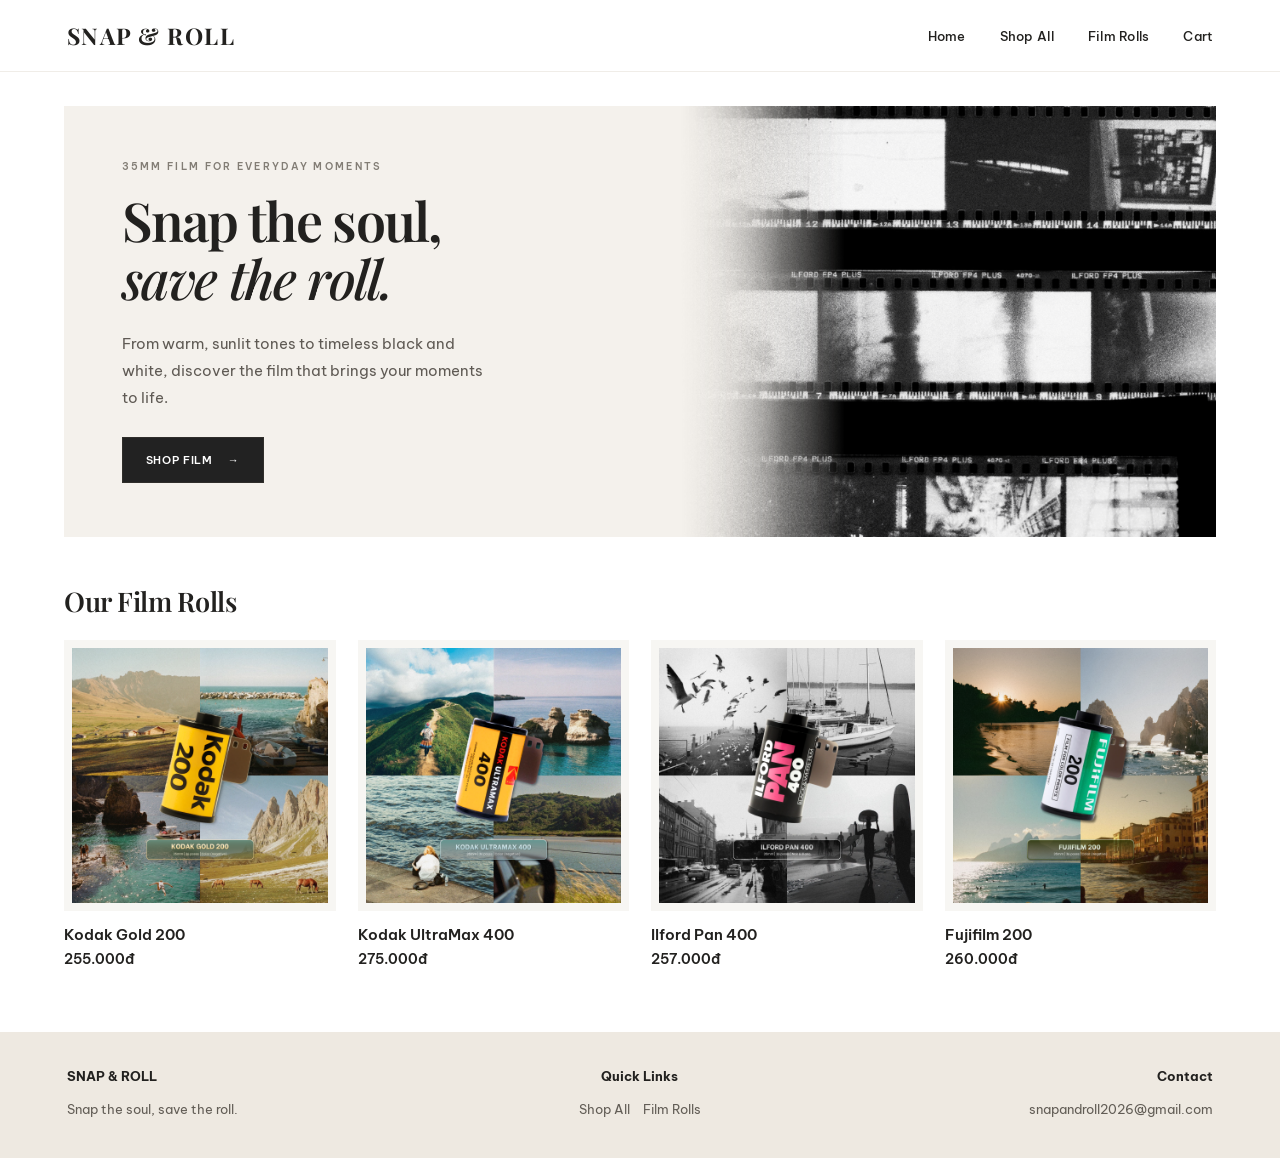
<file: index.html>
<!doctype html>
<html lang="vi">
  <head>
    <meta charset="UTF-8" />
    <meta name="viewport" content="width=device-width, initial-scale=1.0" />
    <title>Snap & Roll</title>
    <link rel="stylesheet" href="style.css" />
  </head>
  <body>
    <header class="site-header">
      <a class="logo" href="index.html">SNAP & ROLL</a>
      <nav>
        <a href="index.html">Home</a><a href="products.html">Shop All</a
        ><a href="products.html">Film Rolls</a><a href="checkout.html">Cart</a>
      </nav>
    </header>
    <main class="container">
      <section class="hero">
        <div class="hero-copy">
          <small>35MM FILM FOR EVERYDAY MOMENTS</small>
          <h1>Snap the soul,<br /><em>save the roll.</em></h1>
          <p>
            From warm, sunlit tones to timeless black and white, discover the film that brings your moments to life.
          </p>
          <div class="hero-actions">
            <a class="btn dark" href="products.html">SHOP FILM　 →</a>
          </div>
        </div>
        <img
          src="assets/thumb-5.png"
          alt="A moment captured on analog film"
        />
      </section>
      <section class="film-section">
        <div class="section-heading"><h2>Our Film Rolls</h2></div>
        <div class="product-grid">
          <a class="product-card" href="kodak-gold.html"
            ><img src="assets/kodak-gold-1-square.png" alt="Kodak Gold 200" />
            <h3>Kodak Gold 200</h3>
            <strong>255.000đ</strong></a
          >
          <a class="product-card" href="kodak-ultramax.html"
            ><img src="assets/ultramax-1-square.png" alt="Kodak UltraMax 400" />
            <h3>Kodak UltraMax 400</h3>
            <strong>275.000đ</strong></a
          >
          <a class="product-card" href="ilford-pan.html"
            ><img src="assets/ilford-1-square.png" alt="Ilford Pan 400" />
            <h3>Ilford Pan 400</h3>
            <strong>257.000đ</strong></a
          >
          <a class="product-card" href="fuji-200.html"
            ><img src="assets/fuji-1-square.png" alt="Fujifilm 200" />
            <h3>Fujifilm 200</h3>
            <strong>260.000đ</strong></a
          >
        </div>
      </section>
    </main>
    <footer>
      <div>
        <b>SNAP & ROLL</b>
        <p>Snap the soul, save the roll.</p>
      </div>
      <div>
        <b>Quick Links</b>
        <p>
          <a href="products.html">Shop All</a>　<a href="products.html"
            >Film Rolls</a
          >
        </p>
      </div>
      <div>
        <b>Contact</b>
        <p>snapandroll2026@gmail.com</p>
      </div>
    </footer>
    <script src="script.js"></script>
  </body>
</html>
</file>
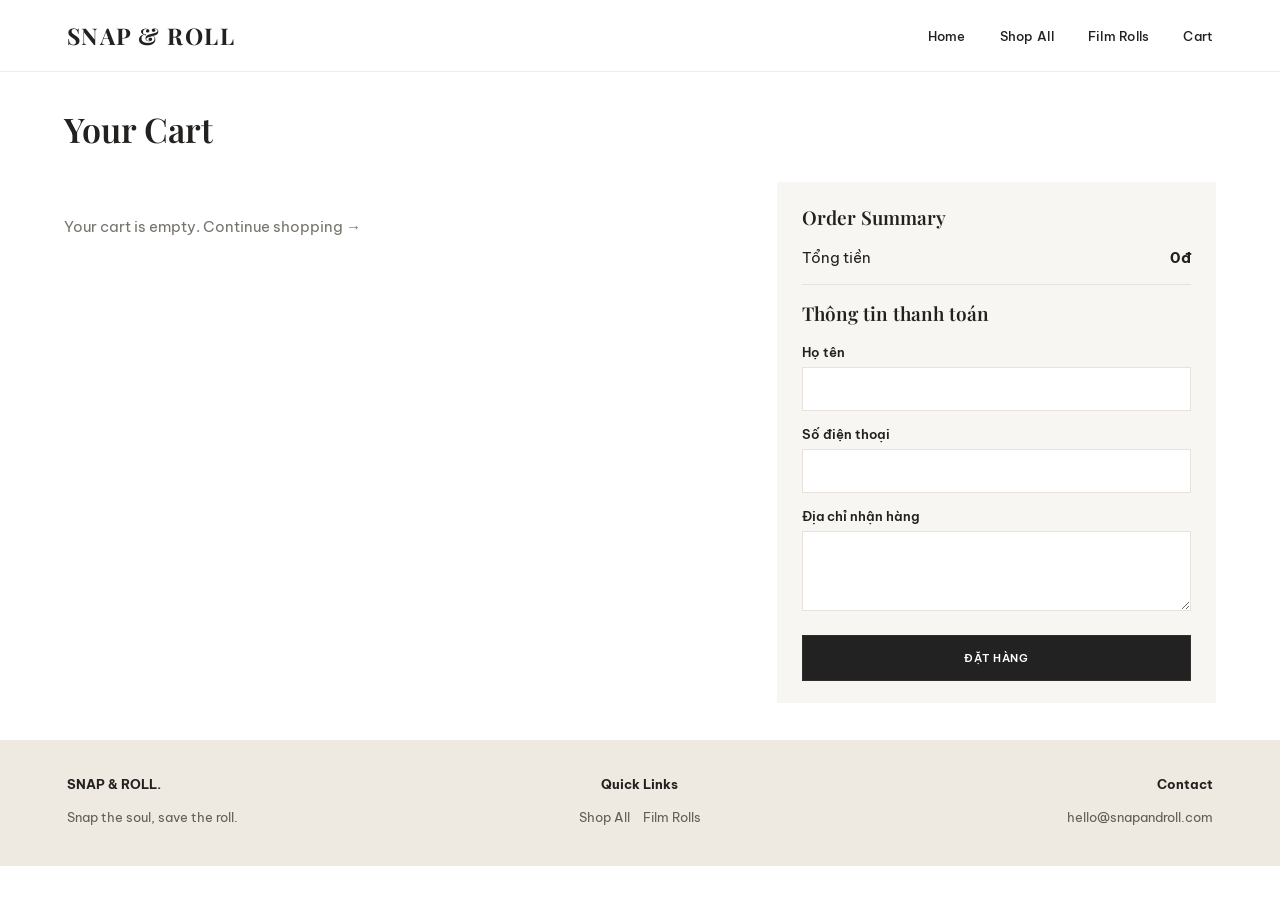
<file: checkout.html>
<!DOCTYPE html>
<html lang="vi">
    <head>
        <meta charset="UTF-8">
        <meta name="viewport" content="width=device-width, initial-scale=1.0">
        <title>Your Cart | Snap & Roll</title>
        <link rel="stylesheet" href="style.css">
    </head>
<body>
    <header class="site-header">
        <a class="logo" href="index.html">SNAP & ROLL</a>
        <nav>
            <a href="index.html">Home</a>
            <a href="products.html">Shop All</a>
            <a href="products.html">Film Rolls</a>
            <a href="checkout.html">Cart</a>
        </nav>
    </header>
    <main class="container checkout-page">
        <h1>Your Cart</h1>
        <div class="checkout-layout">
            <section>
                <div id="cart-items"></div>
                <p id="empty-cart" class="empty-cart">Your cart is empty. <a href="products.html">Continue shopping →</a></p>
            </section>
            <aside class="checkout-summary">
                <h2>Order Summary</h2>
                <p class="total-line">Tổng tiền <strong id="cart-total">0đ</strong></p>
                <form id="checkout-form" autocomplete="off" novalidate>
                    <h2>Thông tin thanh toán</h2>
                    <label for="customer-name">Họ tên</label>
                    <input id="customer-name" name="customer_name" autocomplete="off">
                    <label for="customer-phone">Số điện thoại</label>
                    <input id="customer-phone" name="customer_phone" type="tel" autocomplete="off">
                    <label for="customer-address">Địa chỉ nhận hàng</label>
                    <textarea id="customer-address" name="address" rows="3" autocomplete="off"></textarea>
                    <button class="btn dark order-button" type="submit">ĐẶT HÀNG</button>
                </form>
            </aside>
        </div>
    </main>
    <footer>
        <div>
            <b>SNAP & ROLL.</b>
            <p>Snap the soul, save the roll.</p>
        </div>
        <div>
            <b>Quick Links</b>
            <p><a href="products.html">Shop All</a>　<a href="products.html">Film Rolls</a></p>
        </div>
        <div>
            <b>Contact</b>
            <p>hello@snapandroll.com</p>
        </div>
    </footer>
    <script src="script.js"></script>
</body>
</html>
</file>
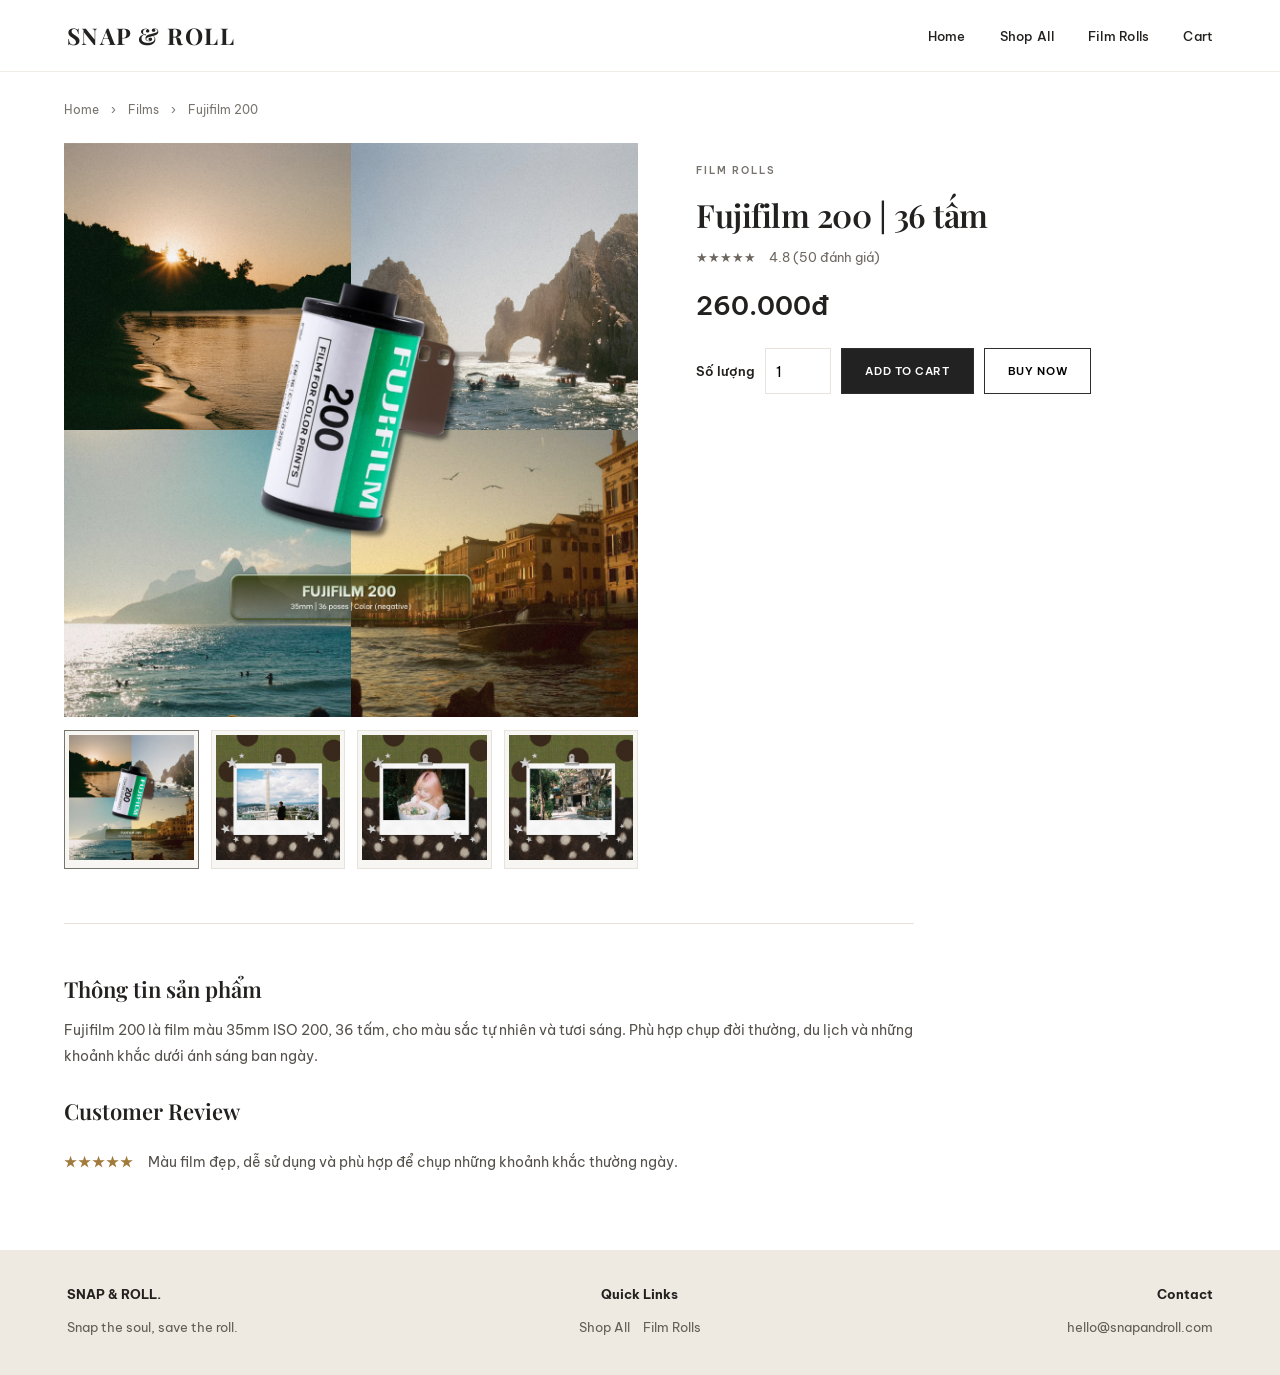
<file: fuji-200.html>
<!doctype html>
<html lang="vi">
  <head>
    <meta charset="UTF-8" />
    <meta name="viewport" content="width=device-width, initial-scale=1.0" />
    <title>Fujifilm 200 | Snap & Roll</title>
    <link rel="stylesheet" href="style.css" />
  </head>
  <body>
    <header class="site-header">
      <a class="logo" href="index.html">SNAP & ROLL</a>
      <nav>
        <a href="index.html">Home</a>
        <a href="products.html">Shop All</a>
        <a href="products.html">Film Rolls</a>
        <a href="checkout.html">Cart</a>
      </nav>
    </header>

    <main class="container detail-page" data-product="fuji-200">
      <p class="breadcrumb">
        <a href="index.html">Home</a>　›　<a href="products.html">Films</a
        >　›　Fujifilm 200
      </p>

      <section class="detail-layout">
        <div class="gallery">
          <img
            id="main-image"
            class="main-image"
            src="assets/fuji-1-square.png"
            alt="Fujifilm 200"
          />
          <div class="thumbnails">
            <button
              class="thumbnail active"
              type="button"
              data-image="assets/fuji-1-square.png"
            >
              <img src="assets/fuji-1-square.png" alt="Fujifilm 200 - ảnh 1" />
            </button>
            <button
              class="thumbnail"
              type="button"
              data-image="assets/fuji-2-square.png"
            >
              <img src="assets/fuji-2-square.png" alt="Fujifilm 200 - ảnh 2" />
            </button>

            <button
              class="thumbnail"
              type="button"
              data-image="assets/fuji-3-square.png"
            >
              <img src="assets/fuji-3-square.png" alt="Fujifilm 200 - ảnh 3" />
            </button>
            
            <button
              class="thumbnail"
              type="button"
              data-image="assets/fuji-4-square.png"
            >
              <img src="assets/fuji-4-square.png" alt="Fujifilm 200 - ảnh 4" />
            </button>
          </div>
        </div>

        <div class="detail-info">
          <small>FILM ROLLS</small>
          <h1>Fujifilm 200 | 36 tấm</h1>
          <p class="rating">★★★★★　4.8 (50 đánh giá)</p>
          <h2>260.000đ</h2>
          <div class="buy-row">
            <label for="quantity">Số lượng</label>
            <input id="quantity" type="number" min="1" value="1" />
            <button class="btn dark add-cart" type="button">ADD TO CART</button>
            <button class="btn buy-now" type="button">BUY NOW</button>
          </div>
        </div>
      </section>

      <section class="product-description">
        <h2>Thông tin sản phẩm</h2>
        <p>
          Fujifilm 200 là film màu 35mm ISO 200, 36 tấm, cho màu sắc tự nhiên và
          tươi sáng. Phù hợp chụp đời thường, du lịch và những khoảnh khắc dưới
          ánh sáng ban ngày.
        </p>
        <h2>Customer Review</h2>
        <p class="review">
          <strong>★★★★★</strong>　Màu film đẹp, dễ sử dụng và phù hợp để chụp
          những khoảnh khắc thường ngày.
        </p>
      </section>
    </main>

    <footer>
      <div>
        <b>SNAP & ROLL.</b>
        <p>Snap the soul, save the roll.</p>
      </div>

      <div>
        <b>Quick Links</b>
        <p>
          <a href="products.html">Shop All</a>　<a href="products.html"
            >Film Rolls</a
          >
        </p>
      </div>

      <div>
        <b>Contact</b>
        <p>hello@snapandroll.com</p>
      </div>
    </footer>

    <script src="script.js"></script>
  </body>
</html>
</file>
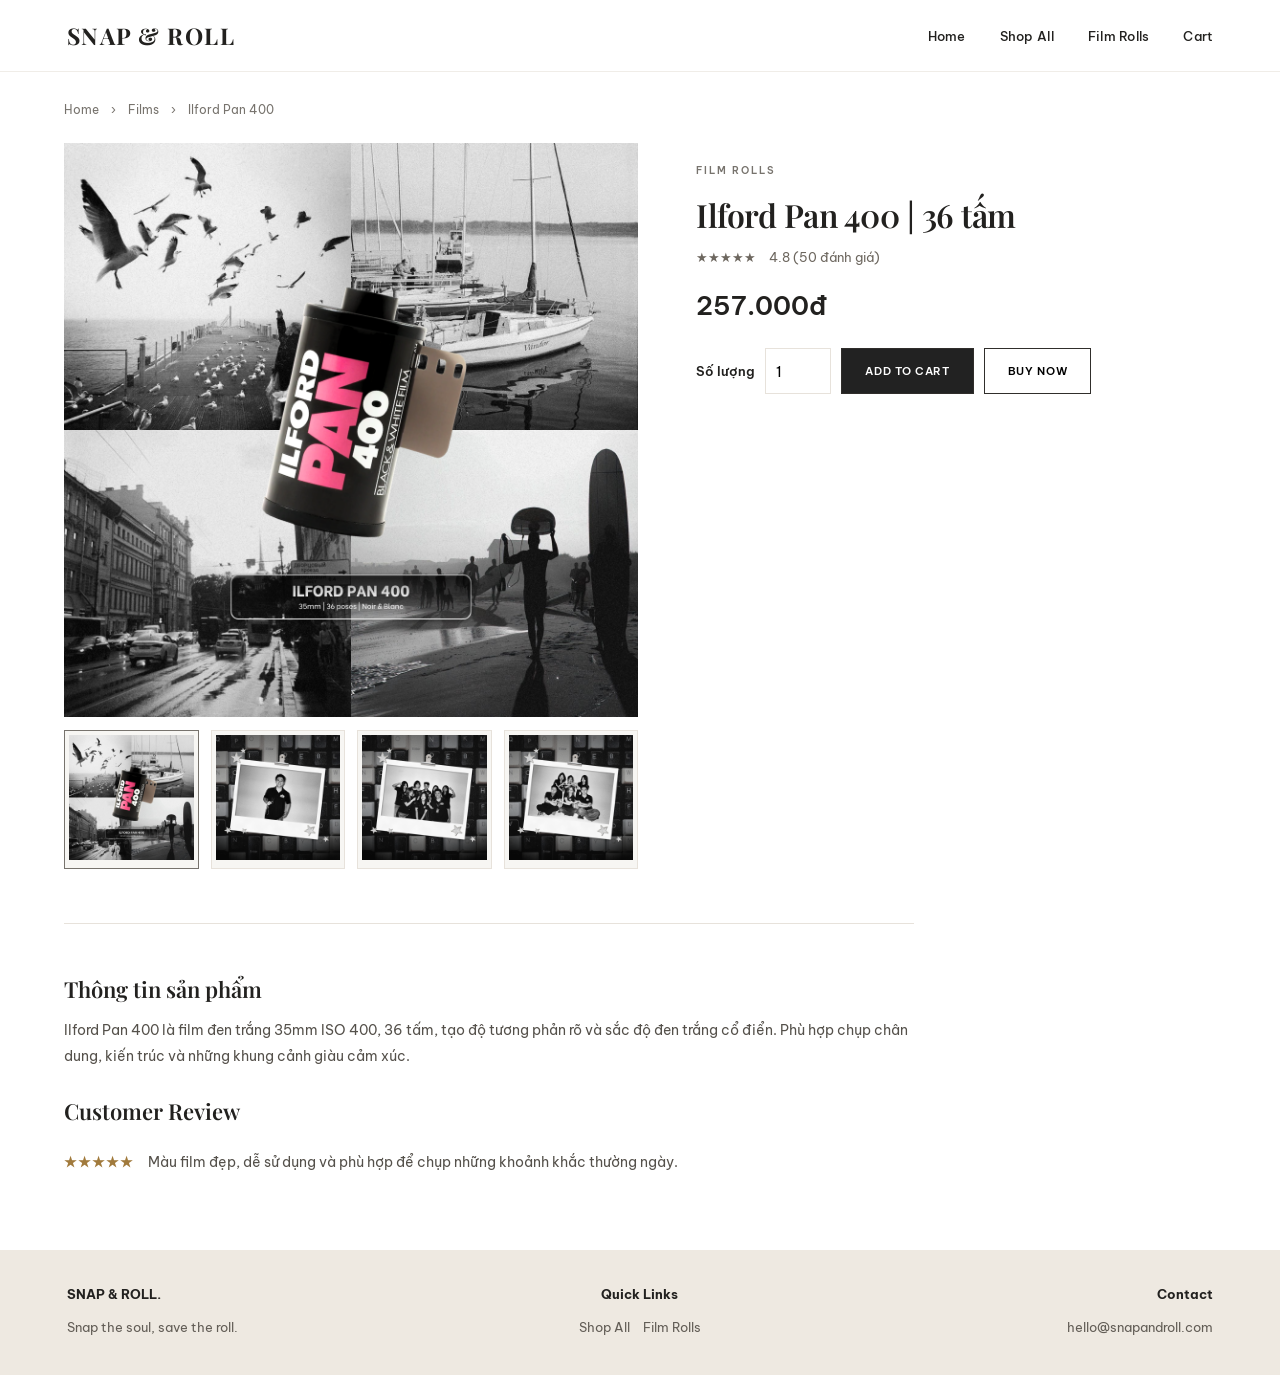
<file: ilford-pan.html>
<!doctype html>
<html lang="vi">
  <head>
    <meta charset="UTF-8" />
    <meta name="viewport" content="width=device-width, initial-scale=1.0" />
    <title>Ilford Pan 400 | Snap & Roll</title>
    <link rel="stylesheet" href="style.css" />
  </head>

  <body>
    <header class="site-header">
      <a class="logo" href="index.html">SNAP & ROLL</a>
      <nav>
        <a href="index.html">Home</a>
        <a href="products.html">Shop All</a>
        <a href="products.html">Film Rolls</a>
        <a href="checkout.html">Cart</a>
      </nav>
    </header>

    <main class="container detail-page" data-product="ilford-pan">
      <p class="breadcrumb">
        <a href="index.html">Home</a>　›　<a href="products.html">Films</a
        >　›　Ilford Pan 400
      </p>

      <section class="detail-layout">
        <div class="gallery">
          <img
            id="main-image"
            class="main-image"
            src="assets/ilford-1-square.png"
            alt="Ilford Pan 400"
          />

          <div class="thumbnails">
            <button
              class="thumbnail active"
              type="button"
              data-image="assets/ilford-1-square.png"
            >
              <img
                src="assets/ilford-1-square.png"
                alt="Ilford Pan 400 - ảnh 1"
              />
            </button>
            <button
              class="thumbnail"
              type="button"
              data-image="assets/ilford-2-square.png"
            >
              <img
                src="assets/ilford-2-square.png"
                alt="Ilford Pan 400 - ảnh 2"
              />
            </button>
            <button
              class="thumbnail"
              type="button"
              data-image="assets/ilford-3-square.png"
            >
              <img
                src="assets/ilford-3-square.png"
                alt="Ilford Pan 400 - ảnh 3"
              />
            </button>
            <button
              class="thumbnail"
              type="button"
              data-image="assets/ilford-4-square.png"
            >
              <img
                src="assets/ilford-4-square.png"
                alt="Ilford Pan 400 - ảnh 4"
              />
            </button>
          </div>
        </div>

        <div class="detail-info">
          <small>FILM ROLLS</small>
          <h1>Ilford Pan 400 | 36 tấm</h1>
          <p class="rating">★★★★★　4.8 (50 đánh giá)</p>
          <h2>257.000đ</h2>
          <div class="buy-row">
            <label for="quantity">Số lượng</label>
            <input id="quantity" type="number" min="1" value="1" />
            <button class="btn dark add-cart" type="button">ADD TO CART</button>
            <button class="btn buy-now" type="button">BUY NOW</button>
          </div>
        </div>
      </section>

      <section class="product-description">
        <h2>Thông tin sản phẩm</h2>
        <p>
          Ilford Pan 400 là film đen trắng 35mm ISO 400, 36 tấm, tạo độ tương
          phản rõ và sắc độ đen trắng cổ điển. Phù hợp chụp chân dung, kiến trúc
          và những khung cảnh giàu cảm xúc.
        </p>
        <h2>Customer Review</h2>
        <p class="review">
          <strong>★★★★★</strong>　Màu film đẹp, dễ sử dụng và phù hợp để chụp
          những khoảnh khắc thường ngày.
        </p>
      </section>
    </main>

    <footer>
      <div>
        <b>SNAP & ROLL.</b>
        <p>Snap the soul, save the roll.</p>
      </div>

      <div>
        <b>Quick Links</b>
        <p>
          <a href="products.html">Shop All</a>　<a href="products.html"
            >Film Rolls</a
          >
        </p>
      </div>

      <div>
        <b>Contact</b>
        <p>hello@snapandroll.com</p>
      </div>
    </footer>

    <script src="script.js"></script>
  </body>
</html>
</file>
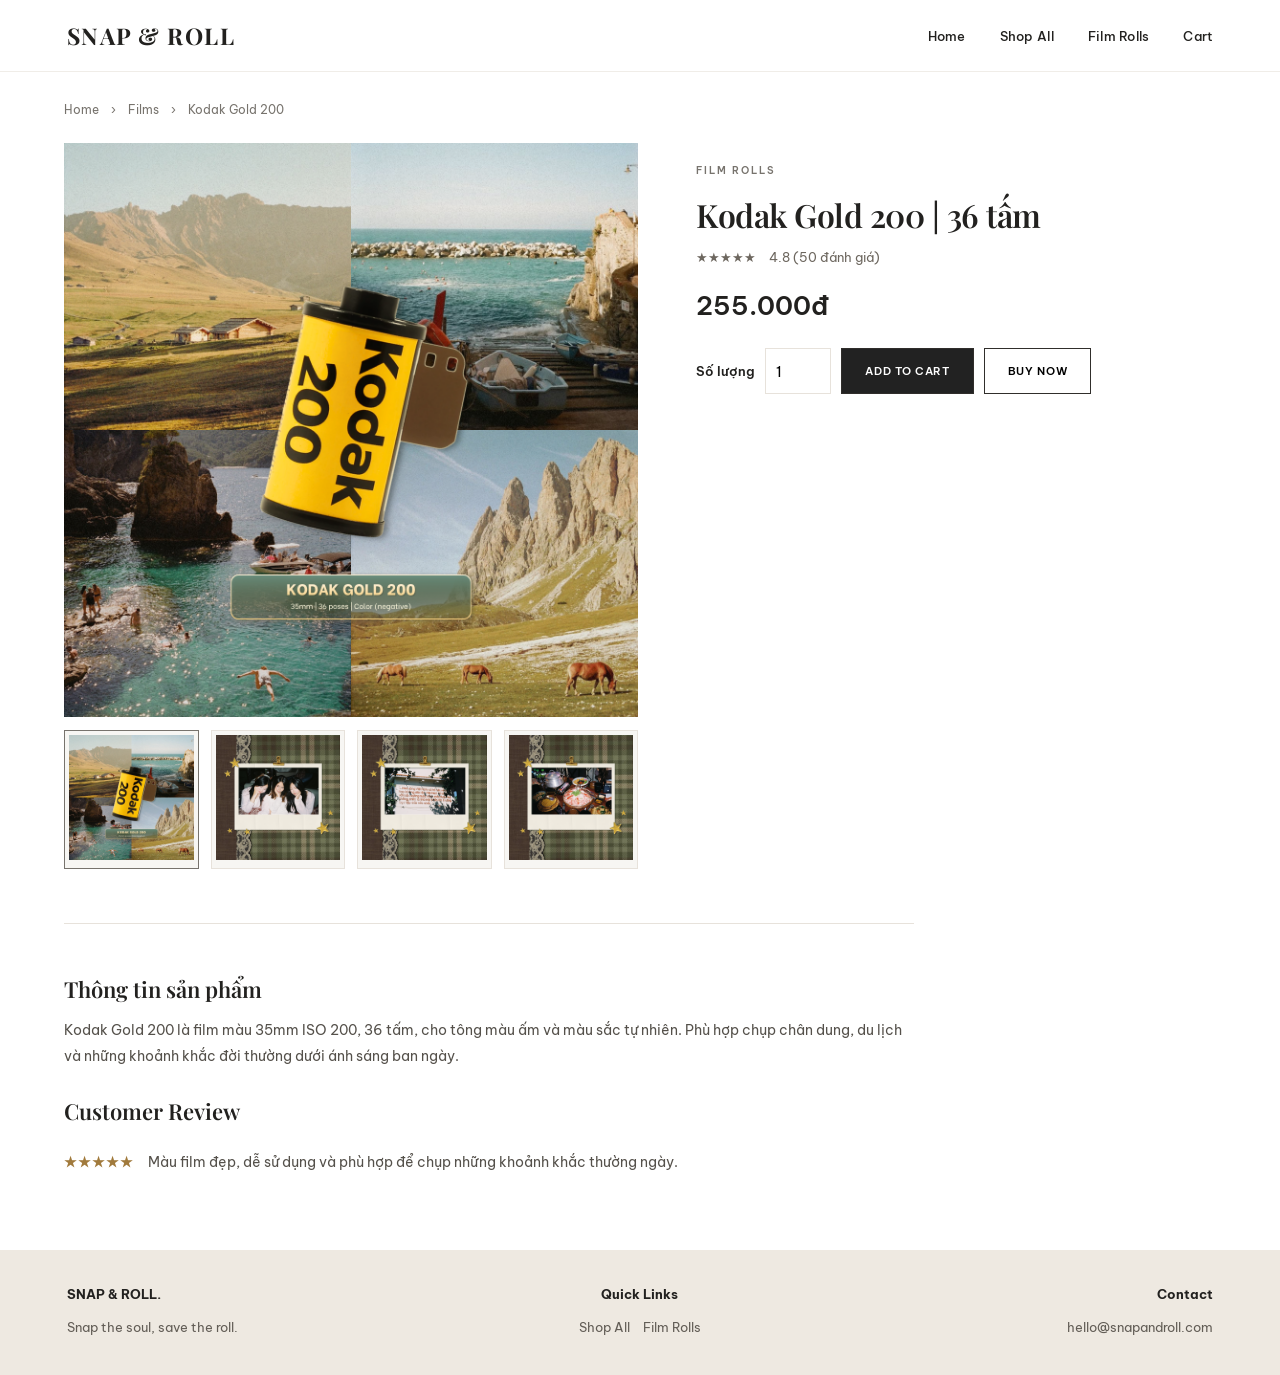
<file: kodak-gold.html>
<!doctype html>
<html lang="vi">
  <head>
    <meta charset="UTF-8" />
    <meta name="viewport" content="width=device-width, initial-scale=1.0" />
    <title>Kodak Gold 200 | Snap & Roll</title>
    <link rel="stylesheet" href="style.css" />
  </head>
  <body>
    <header class="site-header">
      <a class="logo" href="index.html">SNAP & ROLL</a>
      <nav>
        <a href="index.html">Home</a><a href="products.html">Shop All</a
        ><a href="products.html">Film Rolls</a><a href="checkout.html">Cart</a>
      </nav>
    </header>
    <main class="container detail-page" data-product="kodak-gold">
      <p class="breadcrumb">
        <a href="index.html">Home</a>　›　<a href="products.html">Films</a
        >　›　Kodak Gold 200
      </p>
      <section class="detail-layout">
        <div class="gallery">
          <img
            id="main-image"
            class="main-image"
            src="assets/kodak-gold-1-square.png"
            alt="Kodak Gold 200"
          />
          <div class="thumbnails">
            <button
              class="thumbnail active"
              type="button"
              data-image="assets/kodak-gold-1-square.png"
            >
              <img
                src="assets/kodak-gold-1-square.png"
                alt="Kodak Gold 200 - ảnh 1"
              /></button
            ><button
              class="thumbnail"
              type="button"
              data-image="assets/kodak-gold-2-square.png"
            >
              <img
                src="assets/kodak-gold-2-square.png"
                alt="Kodak Gold 200 - ảnh 2"
              /></button
            ><button
              class="thumbnail"
              type="button"
              data-image="assets/kodak-gold-3-square.png"
            >
              <img
                src="assets/kodak-gold-3-square.png"
                alt="Kodak Gold 200 - ảnh 3"
              /></button
            ><button
              class="thumbnail"
              type="button"
              data-image="assets/kodak-gold-4-square.png"
            >
              <img
                src="assets/kodak-gold-4-square.png"
                alt="Kodak Gold 200 - ảnh 4"
              />
            </button>
          </div>
        </div>
        <div class="detail-info">
          <small>FILM ROLLS</small>
          <h1>Kodak Gold 200 | 36 tấm</h1>
          <p class="rating">★★★★★　4.8 (50 đánh giá)</p>
          <h2>255.000đ</h2>
          <div class="buy-row">
            <label for="quantity">Số lượng</label
            ><input id="quantity" type="number" min="1" value="1" /><button
              class="btn dark add-cart"
              type="button"
            >
              ADD TO CART</button
            ><button class="btn buy-now" type="button">BUY NOW</button>
          </div>
        </div>
      </section>
      <section class="product-description">
        <h2>Thông tin sản phẩm</h2>
        <p>
          Kodak Gold 200 là film màu 35mm ISO 200, 36 tấm, cho tông màu ấm và
          màu sắc tự nhiên. Phù hợp chụp chân dung, du lịch và những khoảnh khắc
          đời thường dưới ánh sáng ban ngày.
        </p>
        <h2>Customer Review</h2>
        <p class="review">
          <strong>★★★★★</strong>　Màu film đẹp, dễ sử dụng và phù hợp để chụp
          những khoảnh khắc thường ngày.
        </p>
      </section>
    </main>
    <footer>
      <div>
        <b>SNAP & ROLL.</b>
        <p>Snap the soul, save the roll.</p>
      </div>
      <div>
        <b>Quick Links</b>
        <p>
          <a href="products.html">Shop All</a>　<a href="products.html"
            >Film Rolls</a
          >
        </p>
      </div>
      <div>
        <b>Contact</b>
        <p>hello@snapandroll.com</p>
      </div>
    </footer>
    <script src="script.js"></script>
  </body>
</html>
</file>
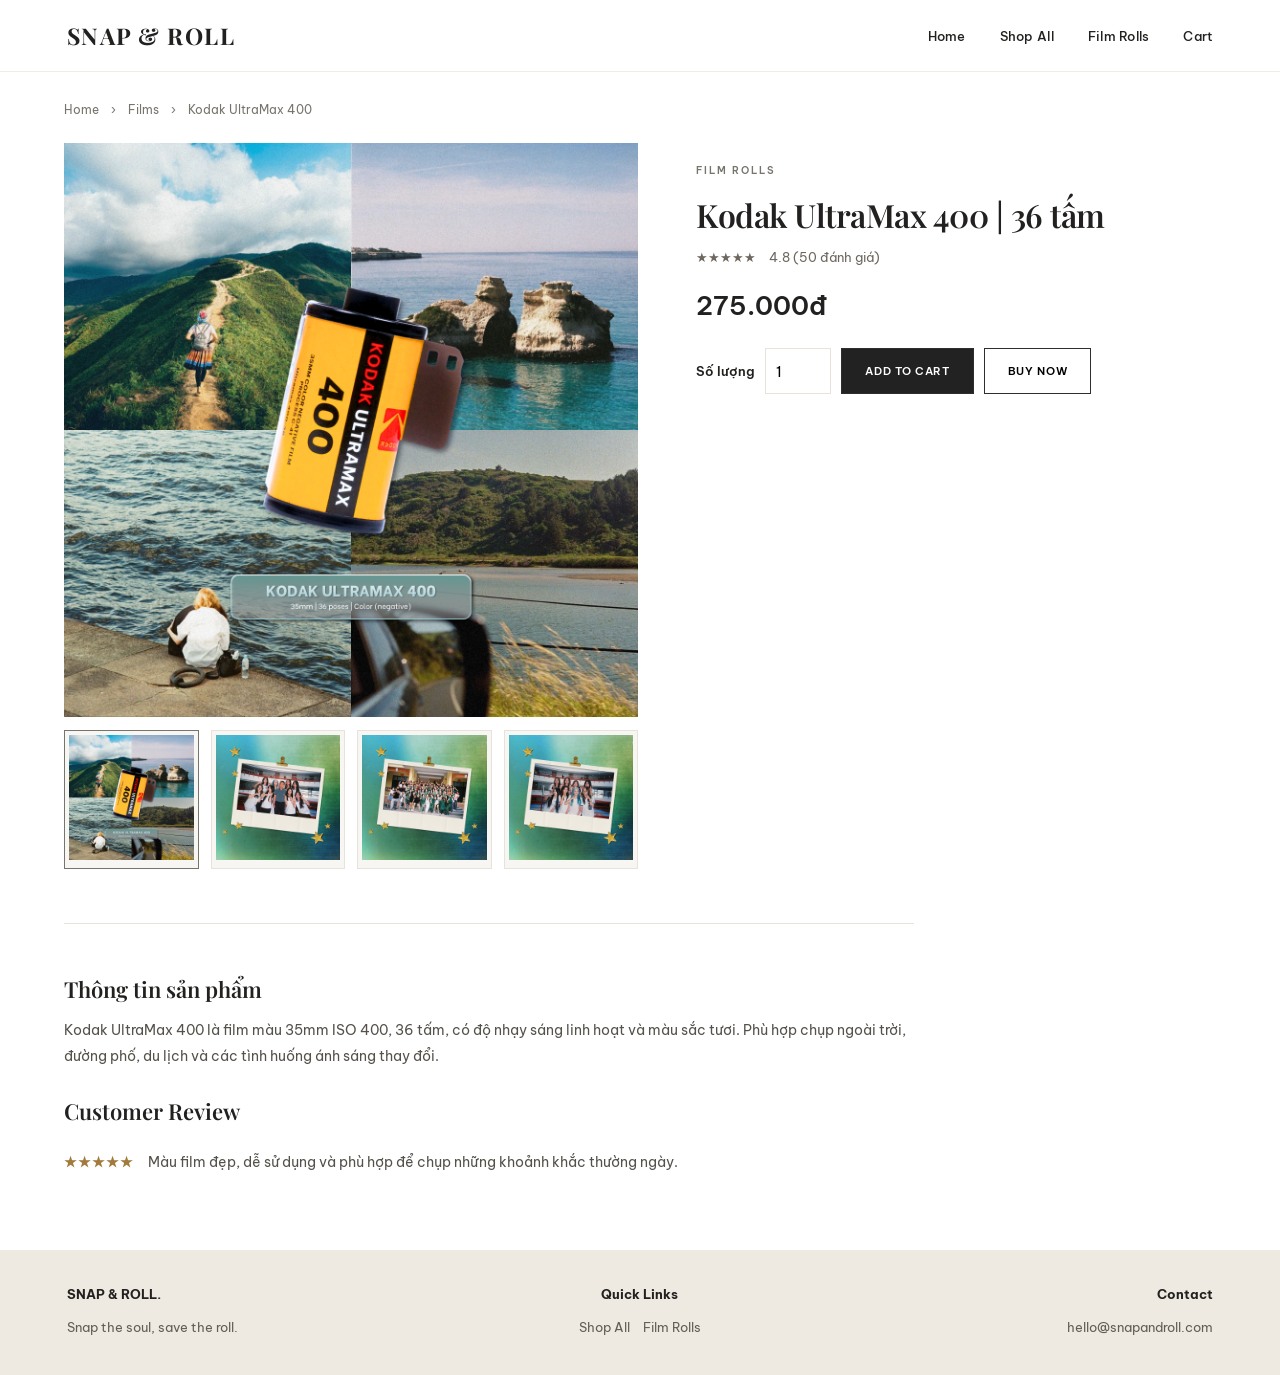
<file: kodak-ultramax.html>
<!DOCTYPE html>
<html lang="vi">
    <head>
        <meta charset="UTF-8">
        <meta name="viewport" content="width=device-width, initial-scale=1.0">
        <title>Kodak UltraMax 400 | Snap & Roll</title>
        <link rel="stylesheet" href="style.css">
    </head>
    <body>
        <header class="site-header">
            <a class="logo" href="index.html">SNAP & ROLL</a>
            <nav>
                <a href="index.html">Home</a>
                <a href="products.html">Shop All</a>
                <a href="products.html">Film Rolls</a>
                <a href="checkout.html">Cart</a>
            </nav>
        </header>
        <main class="container detail-page" data-product="ultramax">
            <p class="breadcrumb">
                <a href="index.html">Home</a>　›　<a href="products.html">Films</a>　›　Kodak UltraMax 400
            </p>
            <section class="detail-layout">
                <div class="gallery">
                    <img id="main-image" class="main-image" src="assets/ultramax-1-square.png" alt="Kodak UltraMax 400">
                    <div class="thumbnails">
                        <button class="thumbnail active" type="button" data-image="assets/ultramax-1-square.png">
                            <img src="assets/ultramax-1-square.png" alt="Kodak UltraMax 400 - ảnh 1">
                        </button>
                        <button class="thumbnail" type="button" data-image="assets/ultramax-2-square.png">
                            <img src="assets/ultramax-2-square.png" alt="Kodak UltraMax 400 - ảnh 2">
                        </button>
                        <button class="thumbnail" type="button" data-image="assets/ultramax-3-square.png">
                            <img src="assets/ultramax-3-square.png" alt="Kodak UltraMax 400 - ảnh 3">
                        </button>
                        <button class="thumbnail" type="button" data-image="assets/ultramax-4-square.png">
                            <img src="assets/ultramax-4-square.png" alt="Kodak UltraMax 400 - ảnh 4">
                        </button>
                    </div>
                </div>
                <div class="detail-info">
                    <small>FILM ROLLS</small>
                    <h1>Kodak UltraMax 400 | 36 tấm</h1>
                    <p class="rating">★★★★★　4.8 (50 đánh giá)</p>
                    <h2>275.000đ</h2>
                    <div class="buy-row">
                        <label for="quantity">Số lượng</label>
                        <input id="quantity" type="number" min="1" value="1">
                        <button class="btn dark add-cart" type="button">ADD TO CART</button>
                        <button class="btn buy-now" type="button">BUY NOW</button>
                    </div>
                </div>
            </section>
<section class="product-description">
    <h2>Thông tin sản phẩm</h2
        ><p>Kodak UltraMax 400 là film màu 35mm ISO 400, 36 tấm, có độ nhạy sáng linh hoạt và màu sắc tươi. Phù hợp chụp ngoài trời, đường phố, du lịch và các tình huống ánh sáng thay đổi.</p>
        <h2>Customer Review</h2>
        <p class="review"><strong>★★★★★</strong>　Màu film đẹp, dễ sử dụng và phù hợp để chụp những khoảnh khắc thường ngày.</p>
    </section>
</main>
<footer>
    <div>
        <b>SNAP & ROLL.</b>
        <p>Snap the soul, save the roll.</p>
    </div>
    <div>
        <b>Quick Links</b>
        <p>
            <a href="products.html">Shop All</a>　<a href="products.html">Film Rolls</a>
        </p>
    </div>
    <div>
        <b>Contact</b>
        <p>hello@snapandroll.com</p>
    </div>
</footer>
<script src="script.js"></script>
</body>
</html>
</file>
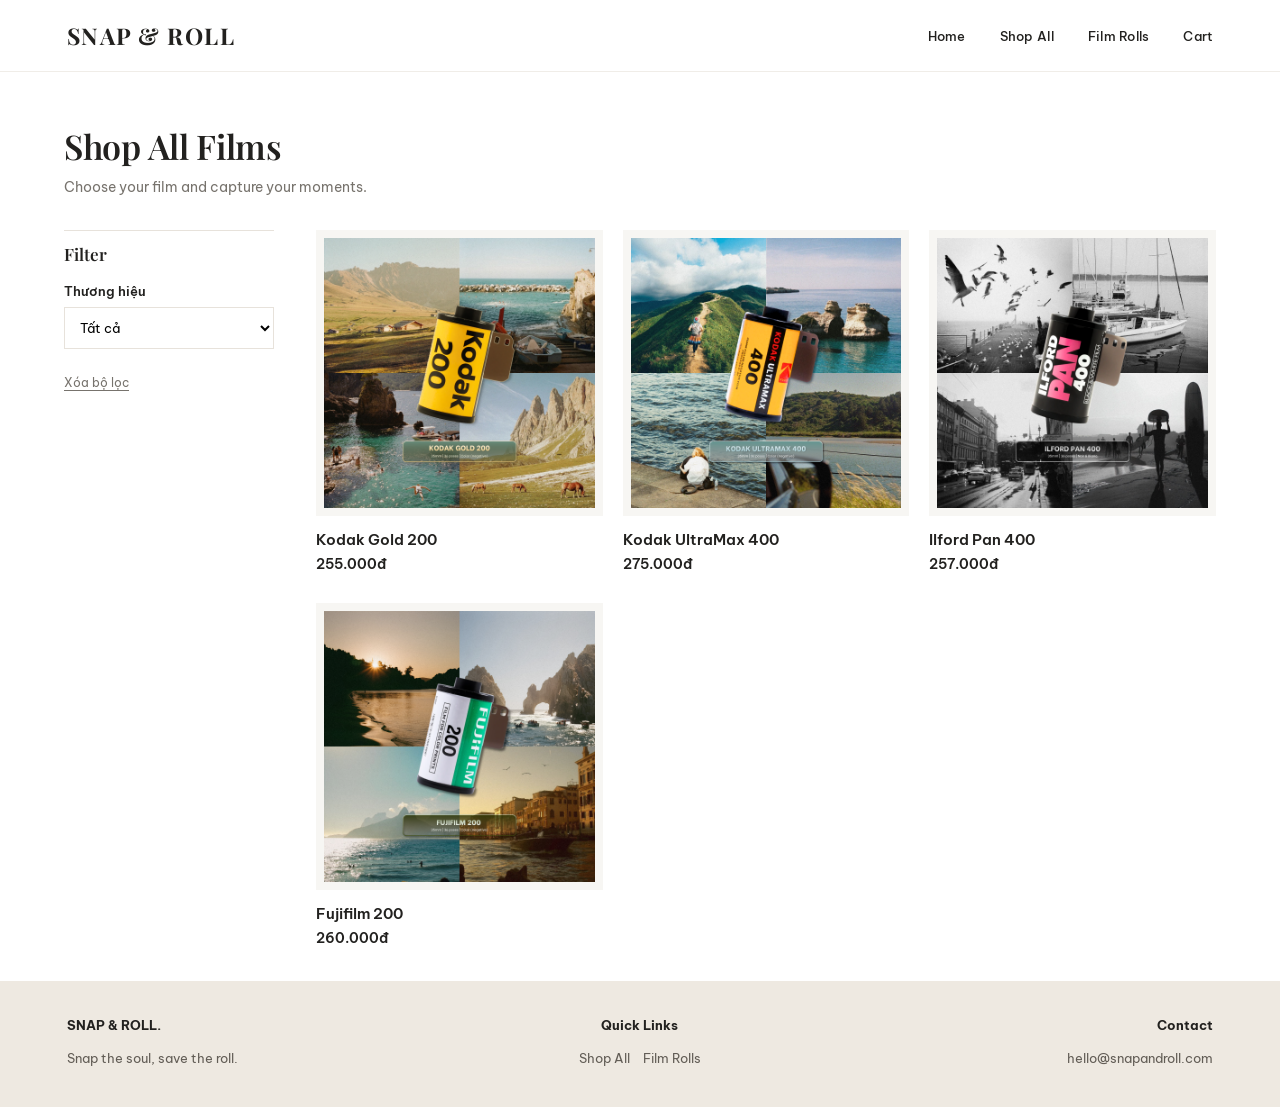
<file: products.html>
<!doctype html>
<html lang="vi">
  <head>
    <meta charset="UTF-8" />
    <meta name="viewport" content="width=device-width, initial-scale=1.0" />
    <title>Shop All Films | Snap & Roll</title>
    <link rel="stylesheet" href="style.css" />
  </head>
  <body>
    <header class="site-header">
      <a class="logo" href="index.html">SNAP & ROLL</a>
      <nav>
        <a href="index.html">Home</a><a href="products.html">Shop All</a
        ><a href="products.html">Film Rolls</a><a href="checkout.html">Cart</a>
      </nav>
    </header>
    <main class="container listing">
      <h1>Shop All Films</h1>
      <p class="listing-intro">Choose your film and capture your moments.</p>
      <div class="shop-layout">
        <aside class="filters">
          <h2>Filter</h2>
          <label for="brand-filter">Thương hiệu</label
          ><select id="brand-filter">
            <option value="all">Tất cả</option>
            <option value="Kodak">Kodak</option>
            <option value="Ilford">Ilford</option>
            <option value="Fujifilm">Fujifilm</option></select
          ><button id="reset-filters" type="button">Xóa bộ lọc</button>
        </aside>
        <section>
          <div class="product-grid listing-grid" id="all-products">
            <a class="product-card" data-brand="Kodak" href="kodak-gold.html"
              ><img src="assets/kodak-gold-1-square.png" alt="Kodak Gold 200" />
              <h3>Kodak Gold 200</h3>
              <strong>255.000đ</strong></a
            >
            <a
              class="product-card"
              data-brand="Kodak"
              href="kodak-ultramax.html"
              ><img
                src="assets/ultramax-1-square.png"
                alt="Kodak UltraMax 400"
              />
              <h3>Kodak UltraMax 400</h3>
              <strong>275.000đ</strong></a
            >
            <a class="product-card" data-brand="Ilford" href="ilford-pan.html"
              ><img src="assets/ilford-1-square.png" alt="Ilford Pan 400" />
              <h3>Ilford Pan 400</h3>
              <strong>257.000đ</strong></a
            >
            <a class="product-card" data-brand="Fujifilm" href="fuji-200.html"
              ><img src="assets/fuji-1-square.png" alt="Fujifilm 200" />
              <h3>Fujifilm 200</h3>
              <strong>260.000đ</strong></a
            >
          </div>
        </section>
      </div>
    </main>
    <footer>
      <div>
        <b>SNAP & ROLL.</b>
        <p>Snap the soul, save the roll.</p>
      </div>
      <div>
        <b>Quick Links</b>
        <p>
          <a href="products.html">Shop All</a>　<a href="products.html"
            >Film Rolls</a
          >
        </p>
      </div>
      <div>
        <b>Contact</b>
        <p>hello@snapandroll.com</p>
      </div>
    </footer>
    <script src="script.js"></script>
  </body>
</html>
</file>
<file: style.css>
/* SNAP & ROLL — refined editorial styling */
@import url("https://fonts.googleapis.com/css2?family=Be+Vietnam+Pro:wght@400;500;600;700&family=Playfair+Display:ital,wght@0,500;0,600;0,700;1,500;1,600&display=swap");

:root {
  --ink: #22211f;
  --muted: #77736d;
  --paper: #ffffff;
  --warm: #f4f1ec;
  --line: #e7e2db;
  --serif: "Playfair Display", Georgia, serif;
  --sans: "Be Vietnam Pro", Arial, sans-serif;
}
* {
  box-sizing: border-box;
}
html {
  scroll-behavior: smooth;
}
body {
  margin: 0;
  color: var(--ink);
  background: var(--paper);
  font-family: var(--sans);
  font-size: 15px;
  -webkit-font-smoothing: antialiased;
}
a {
  color: inherit;
  text-decoration: none;
}
button,
input,
select,
textarea {
  font: inherit;
}
img {
  max-width: 100%;
}

/* Header */
.site-header {
  min-height: 72px;
  padding: 0 5.2%;
  display: flex;
  align-items: center;
  justify-content: space-between;
  gap: 28px;
  background: #fff;
  border-bottom: 1px solid #f0ede8;
}
.logo {
  font: 700 23px/1 var(--serif);
  letter-spacing: 1.5px;
  white-space: nowrap;
}
.site-header nav {
  display: flex;
  align-items: center;
  gap: 34px;
  font-size: 13px;
  font-weight: 500;
  letter-spacing: 0.02em;
}
.site-header nav a {
  transition: opacity 0.2s ease;
}
.site-header nav a:hover {
  opacity: 0.55;
}
.container {
  width: min(1180px, 90%);
  margin: 34px auto;
}

/* Home hero */
.hero {
  display: grid;
  grid-template-columns: 44% 56%;
  min-height: 430px;
  background: var(--warm);
  overflow: hidden;
}
.hero-copy {
  padding: 54px clamp(30px, 4.5vw, 68px);
  display: flex;
  flex-direction: column;
  align-items: flex-start;
  justify-content: center;
}
.hero-copy small {
  font-size: 10px;
  font-weight: 600;
  letter-spacing: 2.3px;
  color: #827d75;
}
.hero h1 {
  font: 600 clamp(42px, 4.2vw, 58px)/1.08 var(--serif);
  letter-spacing: -1.7px;
  margin: 18px 0 15px;
}
.hero h1 em {
  font-weight: 500;
}
.hero-copy p {
  font: 400 15px/1.8 var(--sans);
  color: #5f5a54;
  margin: 8px 0 26px;
  max-width: 370px;
}
.hero > img {
  width: 100%;
  height: 100%;
  min-height: 430px;
  object-fit: cover;
  object-position: center;
  display: block;
}
.hero-actions {
  display: flex;
  gap: 12px;
  flex-wrap: wrap;
}
.btn {
  display: inline-flex;
  align-items: center;
  justify-content: center;
  min-height: 46px;
  padding: 0 23px;
  border: 1px solid #302e2b;
  font-size: 11px;
  font-weight: 600;
  letter-spacing: 0.06em;
  background: #fff;
  cursor: pointer;
  transition:
    background 0.2s,
    color 0.2s,
    border-color 0.2s;
}
.btn:hover {
  background: #e9e4dc;
  border-color: #e9e4dc;
}
.btn.dark {
  background: #222;
  color: #fff;
}
.btn.dark:hover {
  background: #4b4741;
  border-color: #4b4741;
}

/* Product cards and home product section */
.film-section {
  margin: 48px 0 64px;
}
.section-heading {
  display: flex;
  align-items: center;
  justify-content: space-between;
  margin-bottom: 22px;
}
.film-section h2,
.listing h1 {
  font: 600 27px/1.2 var(--serif);
  margin: 0;
  letter-spacing: -0.3px;
}
.section-heading > a {
  font-size: 12px;
  color: var(--muted);
}
.product-grid {
  display: grid;
  grid-template-columns: repeat(4, minmax(0, 1fr));
  gap: 26px 22px;
}
.product-card {
  display: block;
  min-width: 0;
}
.product-card img {
  display: block;
  width: 100%;
  aspect-ratio: 1/1;
  object-fit: contain;
  background: #f7f6f3;
  padding: 8px;
  transition:
    transform 0.35s ease,
    opacity 0.25s ease;
}
.product-card:hover img {
  transform: scale(1.025);
  opacity: 0.92;
}
.product-card h3 {
  font: 600 15px/1.4 var(--sans);
  margin: 13px 0 5px;
}
.product-card strong {
  display: block;
  font-size: 14px;
  font-weight: 600;
  margin-top: 5px;
}

/* Product listing */
.listing {
  min-height: 560px;
  padding-top: 20px;
}
.listing h1 {
  font-size: 34px;
  margin-bottom: 9px;
}
.listing-intro {
  color: var(--muted);
  margin: 0 0 30px;
  font-size: 14px;
  line-height: 1.7;
}
.shop-layout {
  display: grid;
  grid-template-columns: 210px 1fr;
  gap: 42px;
}
.filters {
  padding: 12px 0;
  height: max-content;
  border-top: 1px solid var(--line);
}
.filters h2 {
  font: 600 17px var(--serif);
  margin: 0 0 18px;
}
.filters label {
  display: block;
  font-size: 13px;
  font-weight: 600;
  margin: 17px 0 8px;
}
.filters select {
  width: 100%;
  height: 42px;
  padding: 0 11px;
  border: 1px solid var(--line);
  background: #fff;
  font-size: 13px;
}
.filters button {
  margin-top: 18px;
  padding: 8px 0;
  border: 0;
  background: none;
  text-decoration: underline;
  text-underline-offset: 3px;
  font-size: 12px;
  cursor: pointer;
  color: var(--muted);
}
.result-count {
  font-size: 12px;
  color: var(--muted);
  margin: 0 0 12px;
}
.listing-grid {
  grid-template-columns: repeat(3, minmax(0, 1fr));
  gap: 30px 20px;
}

/* Product detail */
.detail-page {
  margin-top: 30px;
  min-height: 700px;
}
.breadcrumb {
  font-size: 12px;
  color: var(--muted);
  margin: 0 0 24px;
}
.breadcrumb a:hover {
  text-decoration: underline;
  text-underline-offset: 3px;
}
.detail-layout {
  display: grid;
  grid-template-columns: minmax(0, 1.05fr) minmax(0, 0.95fr);
  gap: 58px;
  align-items: start;
}
.main-image {
  display: block;
  width: 100%;
  aspect-ratio: 1/1;
  max-height: 610px;
  object-fit: contain;
  background: #f7f6f3;
}
.thumbnails {
  display: grid;
  grid-template-columns: repeat(4, minmax(0, 1fr));
  gap: 12px;
  margin-top: 13px;
}
.thumbnail {
  aspect-ratio: 1;
  padding: 4px;
  border: 1px solid var(--line);
  background: #f7f6f3;
  cursor: pointer;
  min-width: 0;
  transition: border-color 0.2s;
}
.thumbnail img {
  width: 100%;
  height: 100%;
  object-fit: contain;
}
.thumbnail.active,
.thumbnail:hover {
  border-color: #77736d;
}
.detail-info {
  padding: 16px 0;
}
.detail-info small {
  font-size: 10px;
  font-weight: 600;
  letter-spacing: 2px;
  color: var(--muted);
}
.detail-info h1 {
  font: 600 32px/1.25 var(--serif);
  letter-spacing: -0.5px;
  margin: 17px 0 14px;
}
.rating {
  font-size: 13px;
  color: #6d675f;
}
.detail-info h2 {
  font: 600 26px var(--sans);
  margin: 22px 0;
}
.detail-info > p:not(.rating):not(.spec) {
  font-size: 14px;
  line-height: 1.8;
  max-width: 460px;
}
.buy-row {
  display: flex;
  align-items: center;
  gap: 10px;
  flex-wrap: wrap;
  margin-top: 26px;
}
.buy-row label {
  font-size: 13px;
  font-weight: 600;
}
.buy-row input {
  width: 66px;
  height: 46px;
  padding: 6px 10px;
  border: 1px solid var(--line);
  background: #fff;
}
.product-description {
  margin: 54px 0 64px;
  max-width: 850px;
  border-top: 1px solid var(--line);
  padding-top: 24px;
}
.product-description h2 {
  font: 600 22px var(--serif);
  margin: 26px 0 12px;
}
.product-description p {
  font-size: 14px;
  line-height: 1.85;
  color: #55514b;
}
.review {
  padding: 10px 0;
}
.review strong {
  letter-spacing: 1px;
  color: #a17a3c;
}

/* Cart and checkout */
.checkout-page {
  min-height: 600px;
}
.checkout-page h1 {
  font: 600 34px var(--serif);
}
.checkout-layout {
  display: grid;
  grid-template-columns: 1.2fr 0.8fr;
  gap: 54px;
  align-items: start;
  margin: 30px 0 65px;
}
.checkout-summary {
  padding: 22px 25px;
  background: #f8f6f2;
}
.checkout-summary h2 {
  font: 600 19px var(--serif);
  margin: 0 0 18px;
}
.total-line {
  display: flex;
  justify-content: space-between;
  padding-bottom: 17px;
  border-bottom: 1px solid var(--line);
}
.cart-item {
  display: grid;
  grid-template-columns: 100px 1fr auto;
  gap: 16px;
  align-items: center;
  padding: 15px 0;
  border-bottom: 1px solid var(--line);
}
.cart-item img {
  width: 100px;
  height: 100px;
  aspect-ratio: 1;
  object-fit: contain;
  background: #f7f6f3;
}
.cart-item p {
  margin: 6px 0;
  color: var(--muted);
  font-size: 13px;
}
.cart-item label {
  font-size: 12px;
}
.cart-qty {
  width: 58px;
  padding: 7px;
  border: 1px solid var(--line);
}
.remove-item {
  border: 0;
  background: none;
  text-decoration: underline;
  cursor: pointer;
  font-size: 12px;
}
.empty-cart {
  color: var(--muted);
  padding: 20px 0;
}
.checkout-summary form label {
  display: block;
  font-size: 13px;
  font-weight: 600;
  margin: 15px 0 7px;
}
.checkout-summary form input,
.checkout-summary textarea {
  width: 100%;
  padding: 12px;
  border: 1px solid var(--line);
  background: #fff;
  font: 14px var(--sans);
}
.checkout-summary textarea {
  resize: vertical;
}
.order-button {
  width: 100%;
  margin-top: 20px;
}

/* Cart quantity controls */

.cart-item-info {
  min-width: 0;
}

.cart-controls {
  display: flex;
  align-items: center;
  gap: 9px;
  margin-top: 12px;
  flex-wrap: wrap;
}

.cart-qty-btn {
  width: 30px;
  height: 30px;
  border: 1px solid var(--line);
  background: #fff;
  font-size: 16px;
  cursor: pointer;
  transition: background 0.2s;
}

.cart-qty-btn:hover:not(:disabled) {
  background: var(--warm);
}

.cart-qty-btn:disabled {
  opacity: 0.35;
  cursor: not-allowed;
}

.cart-qty-value {
  min-width: 20px;
  text-align: center;
  font-size: 13px;
}

.cart-line-total {
  white-space: nowrap;
  font-size: 13px;
  align-self: center;
}

/* Footer */
footer {
  background: #eee9e1;
  padding: 36px 5.2%;
  display: grid;
  grid-template-columns: 1fr 1fr 1fr;
  gap: 24px;
  font-size: 13px;
}
footer > div:nth-child(2) {
  text-align: center;
}
footer > div:last-child {
  text-align: right;
}
footer p {
  margin-bottom: 0;
  line-height: 1.9;
  color: #625d56;
}

/* Responsive */
@media (max-width: 900px) {
  .container {
    width: 92%;
  }
  .hero {
    grid-template-columns: 1fr 1fr;
    min-height: 370px;
  }
  .hero-copy {
    padding: 34px 28px;
  }
  .hero h1 {
    font-size: clamp(36px, 5vw, 48px);
  }
  .hero > img {
    min-height: 370px;
  }
  .detail-layout {
    gap: 30px;
  }
  .shop-layout {
    grid-template-columns: 175px 1fr;
    gap: 24px;
  }
}
@media (max-width: 700px) {
  .site-header {
    min-height: 66px;
    flex-wrap: wrap;
    padding: 14px 4%;
    gap: 13px;
  }
  .logo {
    font-size: 20px;
  }
  .site-header nav {
    gap: 15px;
    font-size: 11px;
    flex-wrap: wrap;
  }
  .container {
    width: 92%;
    margin: 22px auto;
  }
  .hero {
    grid-template-columns: 1fr;
  }
  .hero-copy {
    padding: 38px 27px;
  }
  .hero h1 {
    font-size: 43px;
  }
  .hero-copy p {
    font-size: 14px;
  }
  .hero > img {
    height: 260px;
    min-height: 260px;
  }
  .film-section {
    margin: 34px 0 44px;
  }
  .film-section h2 {
    font-size: 24px;
  }
  .product-grid {
    grid-template-columns: repeat(2, minmax(0, 1fr));
    gap: 22px 14px;
  }
  .product-card h3 {
    font-size: 13px;
  }
  .product-card strong {
    font-size: 13px;
  }
  .shop-layout {
    grid-template-columns: 1fr;
    gap: 22px;
  }
  .filters {
    display: grid;
    grid-template-columns: 1fr;
    gap: 0;
  }
  .listing-grid {
    grid-template-columns: repeat(2, minmax(0, 1fr));
  }
  .listing h1 {
    font-size: 29px;
  }
  .detail-layout,
  .checkout-layout {
    grid-template-columns: 1fr;
    gap: 24px;
  }
  .detail-page {
    min-height: 0;
  }
  .detail-info h1 {
    font-size: 27px;
  }
  .main-image {
    max-height: none;
  }
  .product-description {
    margin: 38px 0 46px;
  }
  .checkout-summary {
    padding: 20px;
  }
  footer {
    grid-template-columns: 1fr;
    text-align: left;
    padding: 30px 5%;
  }
  footer > div:nth-child(2),
  footer > div:last-child {
    text-align: left;
  }
}
@media (max-width: 380px) {
  .site-header nav {
    gap: 10px;
  }
  .hero h1 {
    font-size: 38px;
  }
  .hero-actions .btn {
    padding: 0 14px;
    font-size: 10px;
  }
}

/* Keep form controls visually consistent without changing functionality */
.cart-count:empty {
  display: none;
}
.checkout-summary form input:focus,
.checkout-summary textarea:focus,
input:focus,
textarea:focus,
select:focus {
  outline: 1px solid #a7a096;
  outline-offset: 1px;
  box-shadow: none;
}
</file>
